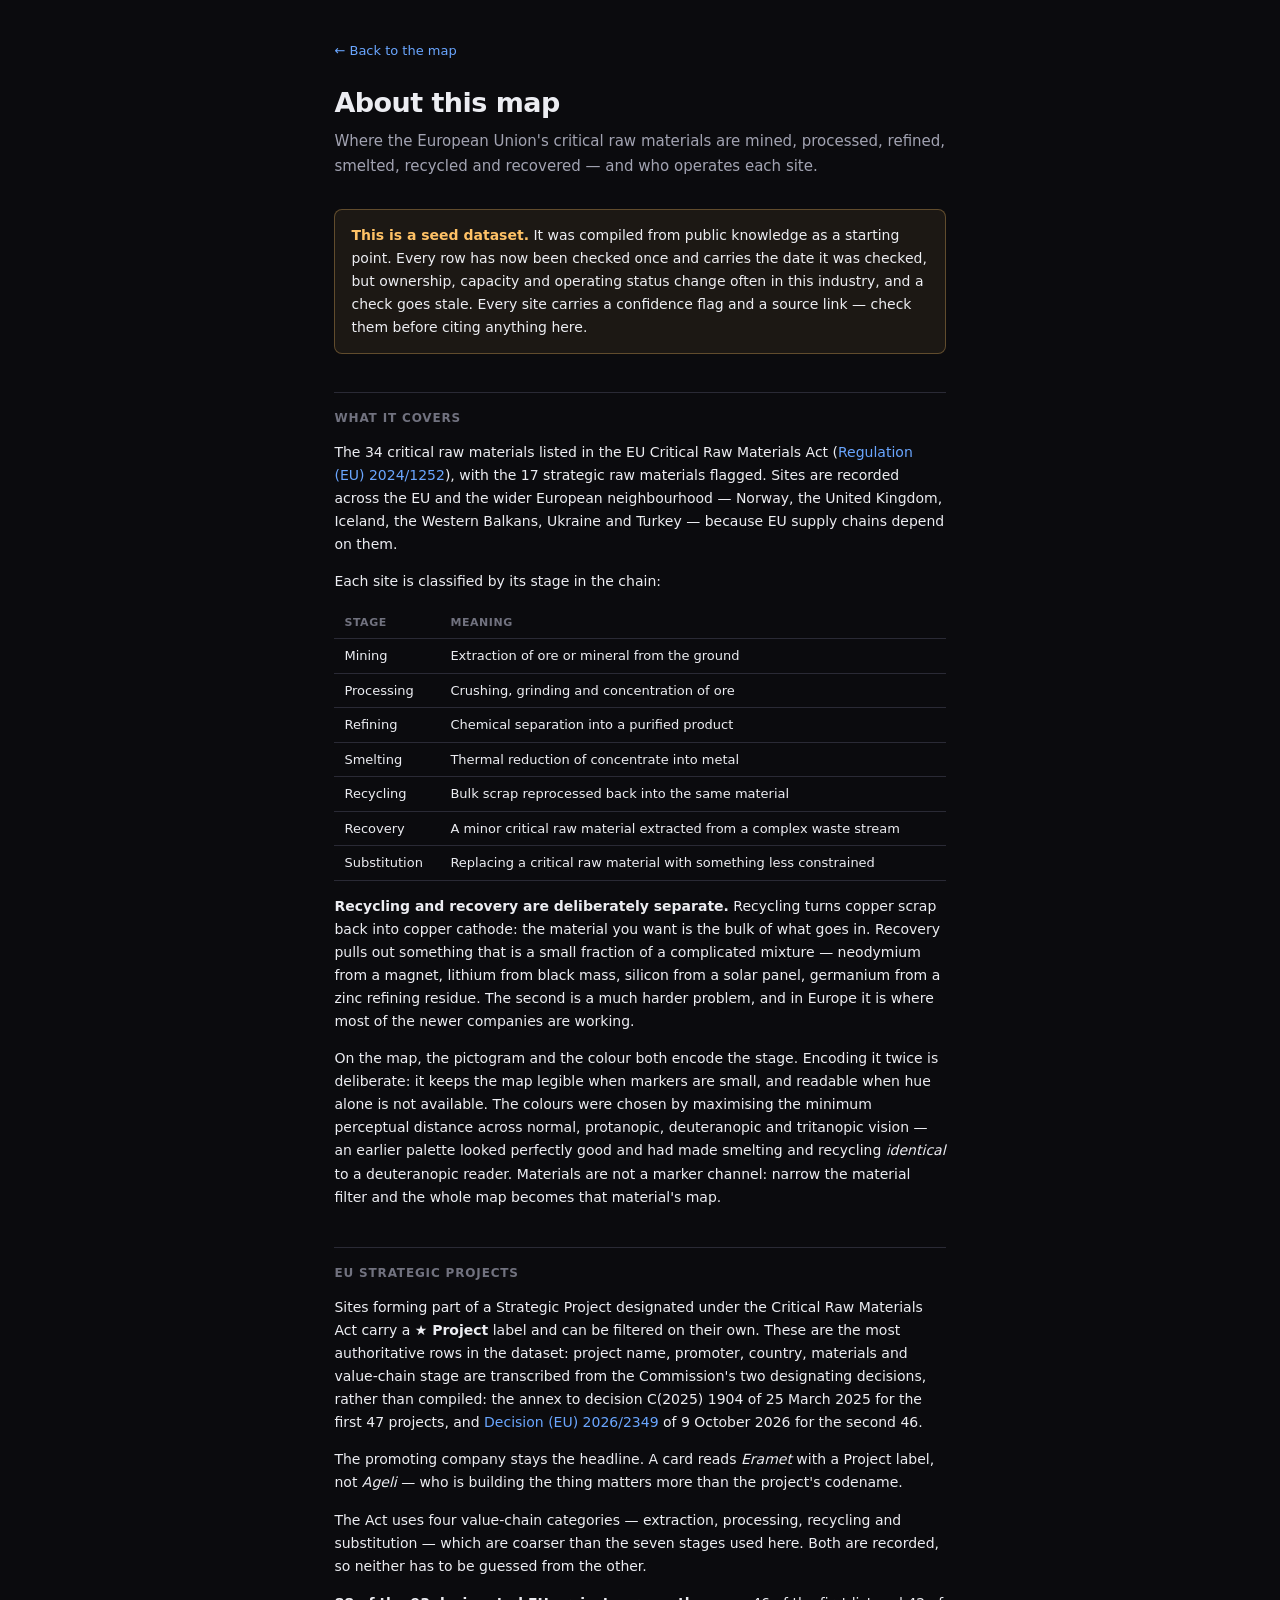
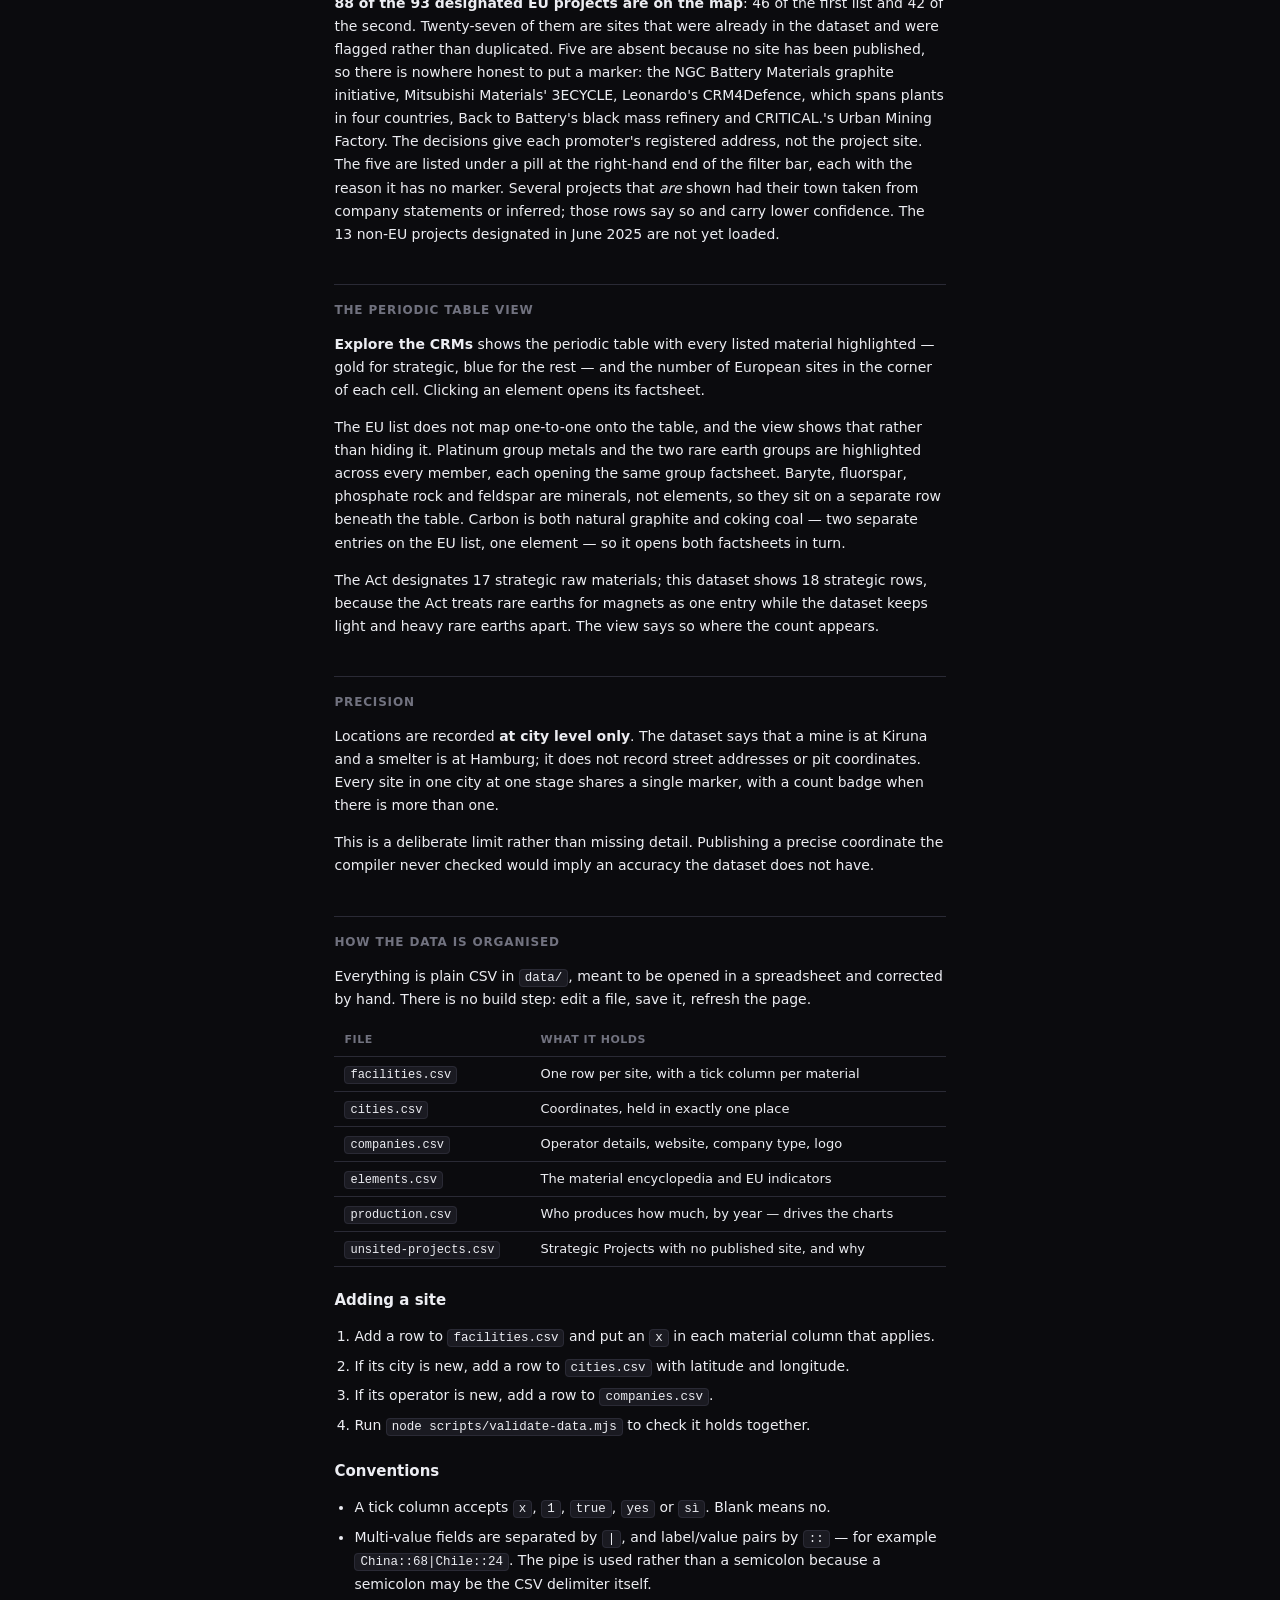
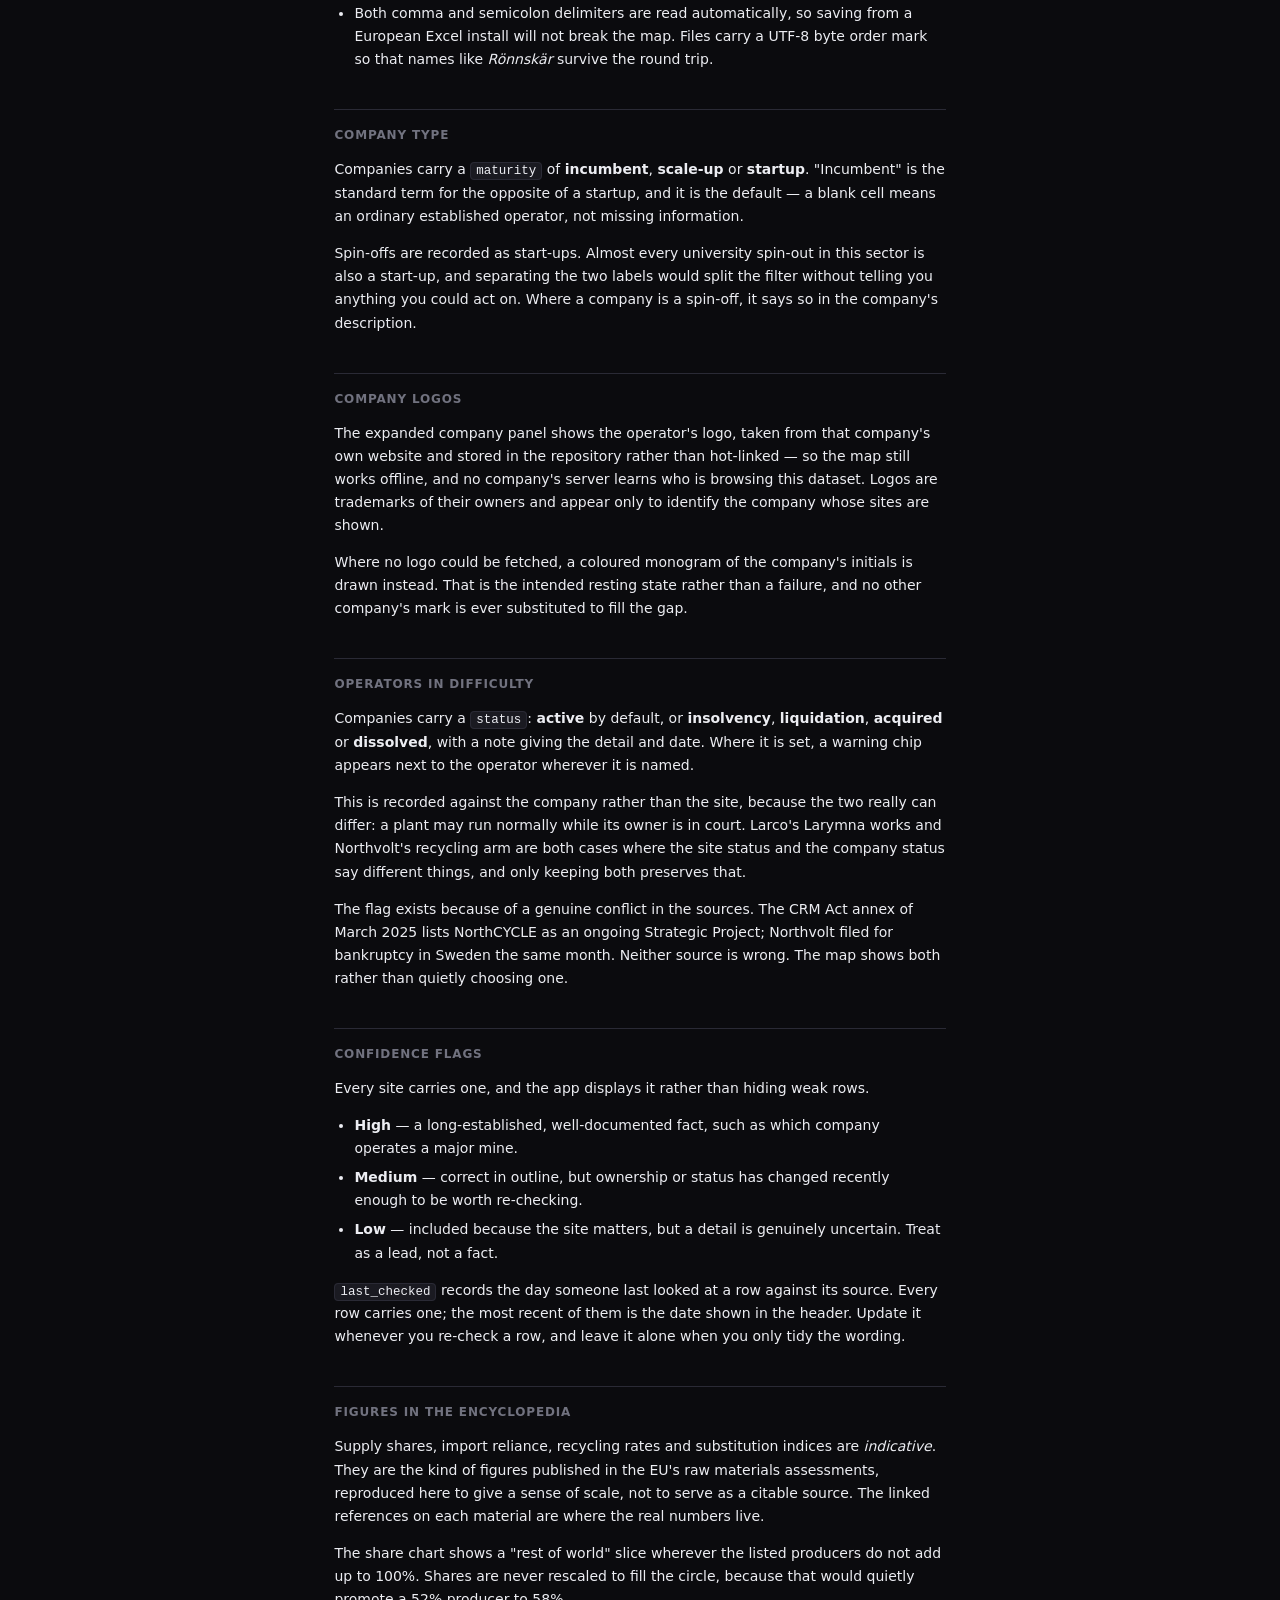
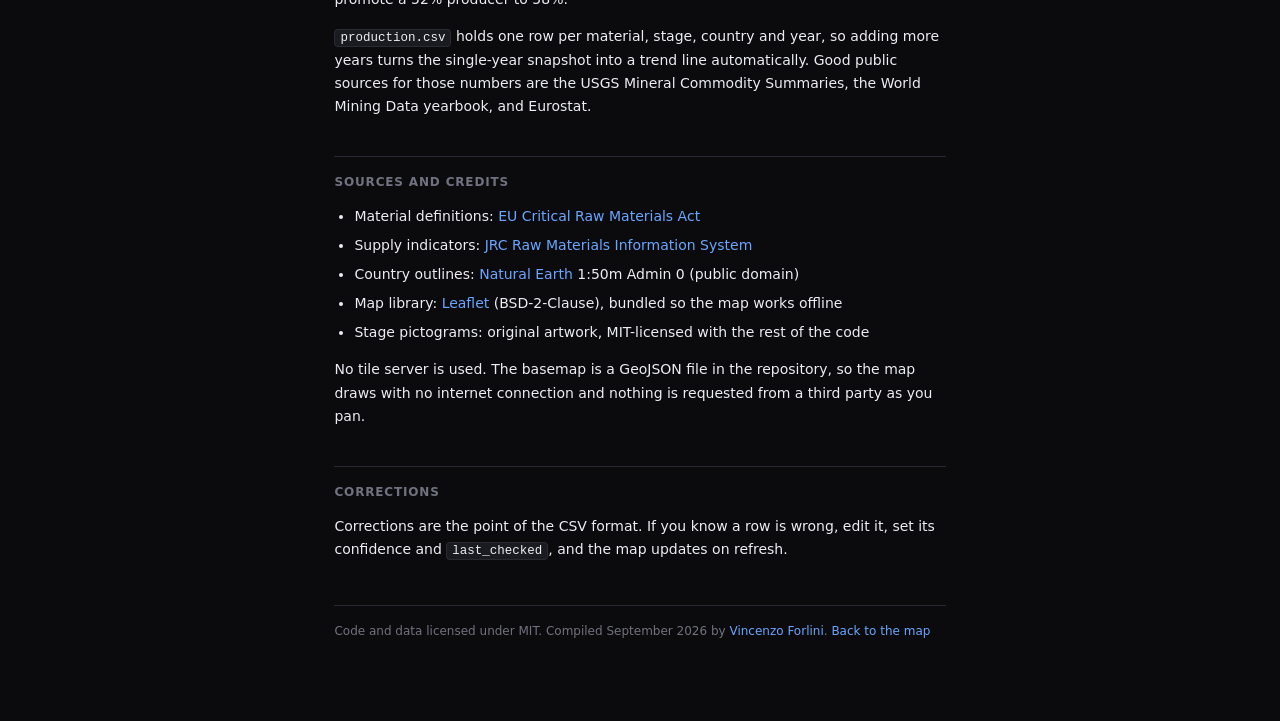
<file: about.html>
<!doctype html>
<html lang="en">
<head>
<meta charset="utf-8">
<meta name="viewport" content="width=device-width, initial-scale=1">
<title>About — Critical Raw Materials Atlas</title>
<link rel="canonical" href="https://vincenzo-forlini.github.io/European-critical-network-map/about.html">
<link rel="icon" type="image/svg+xml" href="assets/icon.svg">
<link rel="manifest" href="manifest.webmanifest">
<link rel="apple-touch-icon" href="assets/apple-touch-icon.png">
<meta name="theme-color" content="#131318">

<!-- Link previews. og:image has to be an absolute URL — a relative one is
     ignored by every scraper — so the host is written out here. If this ever
     moves off GitHub Pages, these four URLs are what need changing.
     LinkedIn caches a preview on first share: after editing these, push the
     change and re-run the URL through LinkedIn's Post Inspector, or the first
     share keeps the empty card for good. -->
<meta property="og:type" content="website">
<meta property="og:site_name" content="Critical Raw Materials Atlas">
<meta property="og:title" content="About — Critical Raw Materials Atlas">
<meta property="og:description" content="How the dataset was built, where each figure comes from, and what it does not claim to be.">
<meta property="og:url" content="https://vincenzo-forlini.github.io/European-critical-network-map/about.html">
<meta property="og:image" content="https://vincenzo-forlini.github.io/European-critical-network-map/assets/og-cover.png">
<meta property="og:image:type" content="image/png">
<meta property="og:image:width" content="1200">
<meta property="og:image:height" content="630">
<meta property="og:image:alt" content="A dark map of Europe scattered with coloured markers, one per site, coloured by stage of the supply chain.">
<meta name="twitter:card" content="summary_large_image">
<meta name="twitter:title" content="About — Critical Raw Materials Atlas">
<meta name="twitter:description" content="How the dataset was built, where each figure comes from, and what it does not claim to be.">
<meta name="twitter:image" content="https://vincenzo-forlini.github.io/European-critical-network-map/assets/og-cover.png">

<link rel="stylesheet" href="css/styles.css">
<style>
  body { overflow: auto; }
  .doc { max-width: 74ch; margin: 0 auto; padding: 40px 24px 90px; }
  .doc h1 { font-size: 27px; letter-spacing: -0.02em; margin: 0 0 6px; }
  .doc .lede { color: var(--text-dim); font-size: 15px; margin: 0 0 30px; }
  .doc h2 {
    font-size: 12px; font-weight: 700; letter-spacing: 0.07em; text-transform: uppercase;
    color: var(--text-faint); margin: 38px 0 12px;
    padding-top: 16px; border-top: 1px solid var(--border);
  }
  .doc h3 { font-size: 15px; margin: 22px 0 7px; }
  .doc p, .doc li { line-height: 1.65; }
  .doc ul, .doc ol { padding-left: 20px; }
  .doc li { margin-bottom: 6px; }
  .doc code {
    font-family: var(--mono); font-size: 12.5px;
    background: var(--surface-2); border: 1px solid var(--border);
    padding: 1px 5px; border-radius: 4px;
  }
  .doc pre {
    background: var(--surface-2); border: 1px solid var(--border);
    border-radius: var(--radius); padding: 13px 15px; overflow-x: auto;
    font-family: var(--mono); font-size: 12.5px; line-height: 1.6;
  }
  .doc pre code { background: none; border: none; padding: 0; }
  .doc table { width: 100%; border-collapse: collapse; font-size: 13px; margin: 12px 0; }
  .doc th, .doc td { text-align: left; padding: 7px 10px; border-bottom: 1px solid var(--border); }
  .doc th { color: var(--text-faint); font-weight: 600; font-size: 11px;
            text-transform: uppercase; letter-spacing: 0.05em; }
  .doc td code { font-size: 12px; }
  .callout {
    background: rgba(255, 194, 102, 0.07);
    border: 1px solid rgba(255, 194, 102, 0.3);
    border-radius: var(--radius); padding: 14px 16px; margin: 18px 0;
  }
  .callout strong { color: var(--warn); }
  .back { display: inline-block; margin-bottom: 22px; font-size: 13px; }
  .doc footer { margin-top: 44px; padding-top: 16px; border-top: 1px solid var(--border);
                color: var(--text-faint); font-size: 12px; }
</style>
</head>
<body>
<main class="doc">

  <a class="back" href="index.html">&larr; Back to the map</a>

  <h1>About this map</h1>
  <p class="lede">
    Where the European Union's critical raw materials are mined, processed, refined,
    smelted, recycled and recovered — and who operates each site.
  </p>

  <div class="callout">
    <p style="margin:0">
      <strong>This is a seed dataset.</strong> It was compiled from public knowledge as a
      starting point. Every row has now been checked once and carries the date it was checked,
      but ownership, capacity and operating status change often in this industry, and a check
      goes stale. Every site carries a confidence flag and a source link — check them before
      citing anything here.
    </p>
  </div>

  <h2>What it covers</h2>

  <p>
    The 34 critical raw materials listed in the EU Critical Raw Materials Act
    (<a href="https://eur-lex.europa.eu/eli/reg/2024/1252/oj" target="_blank" rel="noopener">Regulation (EU) 2024/1252</a>),
    with the 17 strategic raw materials flagged. Sites are recorded across the EU and
    the wider European neighbourhood — Norway, the United Kingdom, Iceland, the Western
    Balkans, Ukraine and Turkey — because EU supply chains depend on them.
  </p>

  <p>Each site is classified by its stage in the chain:</p>

  <table>
    <tr><th>Stage</th><th>Meaning</th></tr>
    <tr><td>Mining</td><td>Extraction of ore or mineral from the ground</td></tr>
    <tr><td>Processing</td><td>Crushing, grinding and concentration of ore</td></tr>
    <tr><td>Refining</td><td>Chemical separation into a purified product</td></tr>
    <tr><td>Smelting</td><td>Thermal reduction of concentrate into metal</td></tr>
    <tr><td>Recycling</td><td>Bulk scrap reprocessed back into the same material</td></tr>
    <tr><td>Recovery</td><td>A minor critical raw material extracted from a complex waste stream</td></tr>
    <tr><td>Substitution</td><td>Replacing a critical raw material with something less constrained</td></tr>
  </table>

  <p>
    <strong>Recycling and recovery are deliberately separate.</strong> Recycling turns copper
    scrap back into copper cathode: the material you want is the bulk of what goes in. Recovery
    pulls out something that is a small fraction of a complicated mixture — neodymium from a
    magnet, lithium from black mass, silicon from a solar panel, germanium from a zinc refining
    residue. The second is a much harder problem, and in Europe it is where most of the newer
    companies are working.
  </p>

  <p>
    On the map, the pictogram and the colour both encode the stage. Encoding it twice is
    deliberate: it keeps the map legible when markers are small, and readable when hue alone
    is not available. The colours were chosen by maximising the minimum perceptual distance
    across normal, protanopic, deuteranopic and tritanopic vision — an earlier palette looked
    perfectly good and had made smelting and recycling <em>identical</em> to a deuteranopic
    reader. Materials are not a marker channel: narrow the material filter and the whole map
    becomes that material's map.
  </p>

  <h2>EU Strategic Projects</h2>
  <p>
    Sites forming part of a Strategic Project designated under the Critical Raw Materials Act
    carry a <strong>★ Project</strong> label and can be filtered on their own. These are the most
    authoritative rows in the dataset: project name, promoter, country, materials and value-chain
    stage are transcribed from the Commission's two designating decisions, rather than compiled:
    the annex to decision C(2025) 1904 of 25 March 2025 for the first 47 projects, and
    <a href="https://eur-lex.europa.eu/eli/dec/2026/2349/oj" target="_blank" rel="noopener">Decision (EU) 2026/2349</a>
    of 9 October 2026 for the second 46.
  </p>
  <p>
    The promoting company stays the headline. A card reads <em>Eramet</em> with a Project label,
    not <em>Ageli</em> — who is building the thing matters more than the project's codename.
  </p>
  <p>
    The Act uses four value-chain categories — extraction, processing, recycling and substitution —
    which are coarser than the seven stages used here. Both are recorded, so neither has to be
    guessed from the other.
  </p>
  <p>
    <strong>88 of the 93 designated EU projects are on the map</strong>: 46 of the first list
    and 42 of the second. Twenty-seven of them are sites that were already in the dataset and
    were flagged rather than duplicated. Five are absent because no site has been published, so
    there is nowhere honest to put a marker: the NGC Battery Materials graphite initiative,
    Mitsubishi Materials' 3ECYCLE, Leonardo's CRM4Defence, which spans plants in four countries,
    Back to Battery's black mass refinery and CRITICAL.'s Urban Mining Factory. The decisions give
    each promoter's registered address, not the project site. The five are listed under a pill at the
    right-hand end of the filter bar, each with the reason it has no marker. Several projects that
    <em>are</em> shown had their town taken from company statements or inferred; those rows say so
    and carry lower confidence. The 13 non-EU projects designated in June 2025 are not yet loaded.
  </p>

  <h2>The periodic table view</h2>
  <p>
    <strong>Explore the CRMs</strong> shows the periodic table with every listed material
    highlighted — gold for strategic, blue for the rest — and the number of European sites in
    the corner of each cell. Clicking an element opens its factsheet.
  </p>
  <p>
    The EU list does not map one-to-one onto the table, and the view shows that rather than
    hiding it. Platinum group metals and the two rare earth groups are highlighted across every
    member, each opening the same group factsheet. Baryte, fluorspar, phosphate rock and feldspar
    are minerals, not elements, so they sit on a separate row beneath the table. Carbon is both
    natural graphite and coking coal — two separate entries on the EU list, one element — so it
    opens both factsheets in turn.
  </p>
  <p>
    The Act designates 17 strategic raw materials; this dataset shows 18 strategic rows, because
    the Act treats rare earths for magnets as one entry while the dataset keeps light and heavy
    rare earths apart. The view says so where the count appears.
  </p>

  <h2>Precision</h2>

  <p>
    Locations are recorded <strong>at city level only</strong>. The dataset says that a mine
    is at Kiruna and a smelter is at Hamburg; it does not record street addresses or pit
    coordinates. Every site in one city at one stage shares a single marker, with a count
    badge when there is more than one.
  </p>
  <p>
    This is a deliberate limit rather than missing detail. Publishing a precise coordinate
    the compiler never checked would imply an accuracy the dataset does not have.
  </p>

  <h2>How the data is organised</h2>

  <p>
    Everything is plain CSV in <code>data/</code>, meant to be opened in a spreadsheet and
    corrected by hand. There is no build step: edit a file, save it, refresh the page.
  </p>

  <table>
    <tr><th>File</th><th>What it holds</th></tr>
    <tr><td><code>facilities.csv</code></td><td>One row per site, with a tick column per material</td></tr>
    <tr><td><code>cities.csv</code></td><td>Coordinates, held in exactly one place</td></tr>
    <tr><td><code>companies.csv</code></td><td>Operator details, website, company type, logo</td></tr>
    <tr><td><code>elements.csv</code></td><td>The material encyclopedia and EU indicators</td></tr>
    <tr><td><code>production.csv</code></td><td>Who produces how much, by year — drives the charts</td></tr>
    <tr><td><code>unsited-projects.csv</code></td><td>Strategic Projects with no published site, and why</td></tr>
  </table>

  <h3>Adding a site</h3>
  <ol>
    <li>Add a row to <code>facilities.csv</code> and put an <code>x</code> in each material column that applies.</li>
    <li>If its city is new, add a row to <code>cities.csv</code> with latitude and longitude.</li>
    <li>If its operator is new, add a row to <code>companies.csv</code>.</li>
    <li>Run <code>node scripts/validate-data.mjs</code> to check it holds together.</li>
  </ol>

  <h3>Conventions</h3>
  <ul>
    <li>A tick column accepts <code>x</code>, <code>1</code>, <code>true</code>, <code>yes</code> or <code>sì</code>. Blank means no.</li>
    <li>
      Multi-value fields are separated by <code>|</code>, and label/value pairs by <code>::</code> —
      for example <code>China::68|Chile::24</code>. The pipe is used rather than a semicolon
      because a semicolon may be the CSV delimiter itself.
    </li>
    <li>
      Both comma and semicolon delimiters are read automatically, so saving from a European
      Excel install will not break the map. Files carry a UTF-8 byte order mark so that
      names like <em>Rönnskär</em> survive the round trip.
    </li>
  </ul>

  <h2>Company type</h2>
  <p>
    Companies carry a <code>maturity</code> of <strong>incumbent</strong>, <strong>scale-up</strong>
    or <strong>startup</strong>. "Incumbent" is the standard term for the opposite of a startup,
    and it is the default — a blank cell means an ordinary established operator, not missing
    information.
  </p>
  <p>
    Spin-offs are recorded as start-ups. Almost every university spin-out in this sector is also
    a start-up, and separating the two labels would split the filter without telling you anything
    you could act on. Where a company is a spin-off, it says so in the company's description.
  </p>

  <h2>Company logos</h2>
  <p>
    The expanded company panel shows the operator's logo, taken from that company's own website
    and stored in the repository rather than hot-linked — so the map still works offline, and no
    company's server learns who is browsing this dataset. Logos are trademarks of their owners
    and appear only to identify the company whose sites are shown.
  </p>
  <p>
    Where no logo could be fetched, a coloured monogram of the company's initials is drawn
    instead. That is the intended resting state rather than a failure, and no other company's
    mark is ever substituted to fill the gap.
  </p>

  <h2>Operators in difficulty</h2>
  <p>
    Companies carry a <code>status</code>: <strong>active</strong> by default, or
    <strong>insolvency</strong>, <strong>liquidation</strong>, <strong>acquired</strong> or
    <strong>dissolved</strong>, with a note giving the detail and date. Where it is set, a
    warning chip appears next to the operator wherever it is named.
  </p>
  <p>
    This is recorded against the company rather than the site, because the two really can differ:
    a plant may run normally while its owner is in court. Larco's Larymna works and Northvolt's
    recycling arm are both cases where the site status and the company status say different
    things, and only keeping both preserves that.
  </p>
  <p>
    The flag exists because of a genuine conflict in the sources. The CRM Act annex of March 2025
    lists NorthCYCLE as an ongoing Strategic Project; Northvolt filed for bankruptcy in Sweden the
    same month. Neither source is wrong. The map shows both rather than quietly choosing one.
  </p>

  <h2>Confidence flags</h2>
  <p>Every site carries one, and the app displays it rather than hiding weak rows.</p>
  <ul>
    <li><strong>High</strong> — a long-established, well-documented fact, such as which company operates a major mine.</li>
    <li><strong>Medium</strong> — correct in outline, but ownership or status has changed recently enough to be worth re-checking.</li>
    <li><strong>Low</strong> — included because the site matters, but a detail is genuinely uncertain. Treat as a lead, not a fact.</li>
  </ul>
  <p>
    <code>last_checked</code> records the day someone last looked at a row against its source.
    Every row carries one; the most recent of them is the date shown in the header. Update it
    whenever you re-check a row, and leave it alone when you only tidy the wording.
  </p>

  <h2>Figures in the encyclopedia</h2>
  <p>
    Supply shares, import reliance, recycling rates and substitution indices are
    <em>indicative</em>. They are the kind of figures published in the EU's raw materials
    assessments, reproduced here to give a sense of scale, not to serve as a citable source.
    The linked references on each material are where the real numbers live.
  </p>
  <p>
    The share chart shows a "rest of world" slice wherever the listed producers do not add up
    to 100%. Shares are never rescaled to fill the circle, because that would quietly promote
    a 52% producer to 58%.
  </p>
  <p>
    <code>production.csv</code> holds one row per material, stage, country and year, so adding
    more years turns the single-year snapshot into a trend line automatically. Good public
    sources for those numbers are the USGS Mineral Commodity Summaries, the World Mining Data
    yearbook, and Eurostat.
  </p>

  <h2>Sources and credits</h2>
  <ul>
    <li>Material definitions: <a href="https://eur-lex.europa.eu/eli/reg/2024/1252/oj" target="_blank" rel="noopener">EU Critical Raw Materials Act</a></li>
    <li>Supply indicators: <a href="https://rmis.jrc.ec.europa.eu/" target="_blank" rel="noopener">JRC Raw Materials Information System</a></li>
    <li>Country outlines: <a href="https://www.naturalearthdata.com/" target="_blank" rel="noopener">Natural Earth</a> 1:50m Admin 0 (public domain)</li>
    <li>Map library: <a href="https://leafletjs.com" target="_blank" rel="noopener">Leaflet</a> (BSD-2-Clause), bundled so the map works offline</li>
    <li>Stage pictograms: original artwork, MIT-licensed with the rest of the code</li>
  </ul>
  <p>
    No tile server is used. The basemap is a GeoJSON file in the repository, so the map draws
    with no internet connection and nothing is requested from a third party as you pan.
  </p>

  <h2>Corrections</h2>
  <p>
    Corrections are the point of the CSV format. If you know a row is wrong, edit it, set its
    confidence and <code>last_checked</code>, and the map updates on refresh.
  </p>

  <footer>
    Code and data licensed under MIT. Compiled September 2026 by
    <a href="https://www.linkedin.com/in/vincenzo-forlini/" target="_blank" rel="noopener">Vincenzo Forlini</a>.
    <a href="index.html">Back to the map</a>
  </footer>

</main>
</body>
</html>
</file>
<file: css/styles.css>
/* ===========================================================================
   Critical Raw Materials Atlas
   Dark-first. Colour on this page means one thing only: stage of the supply
   chain. Everything else stays greyscale so the markers never compete.
   =========================================================================== */

:root {
  --bg: #0b0b0e;
  --map-bg: #0d0d0f;
  --surface: #131318;
  --surface-2: #1a1a21;
  --surface-3: #23232c;
  --border: #2a2a35;
  --border-strong: #3b3b4a;

  --text: #ecedf2;
  --text-dim: #a2a3b2;
  --text-faint: #71727f;

  --accent: #6aa6ff;
  --accent-dim: #3f6ea8;
  --warn: #ffc266;
  --danger: #ff6b6b;

  /* Stage palette.
     Magenta mining and cyan smelting come from the design mockup and are fixed.
     The other four were chosen by maximising the minimum perceptual distance
     across normal, protanopic, deuteranopic and tritanopic vision. The earlier
     palette put cyan smelting and violet recycling at a deuteranopic distance of
     ZERO — literally the same colour to about one man in twelve. This one holds
     a worst-case distance of 18, with every colour at 4.9:1 contrast or better
     against the map background. Reordering these is fine; substituting one is
     not, without re-running that check. */
  --stage-mining: #ff3d86;
  --stage-processing: #ff824d;
  --stage-refining: #a855f7;
  --stage-smelting: #37b6ff;
  --stage-recycling: #a4ea86;
  --stage-recovery: #ffed4d;
  /* Substitution is the one stage that is not a material flow, so it is the one
     colour with no hue. Adding it cost nothing: worst-case separation stays 17. */
  --stage-substitution: #9aa3bd;

  --country-stroke: rgba(255, 255, 255, 0.62);
  --country-fill: rgba(255, 255, 255, 0.015);
  --country-fill-hover: rgba(255, 255, 255, 0.07);

  --sidebar-w: 336px;
  --detail-w: 392px;
  --header-h: 56px;

  --radius: 8px;
  --radius-lg: 14px;
  --shadow: 0 8px 28px rgba(0, 0, 0, 0.55);

  --font: system-ui, -apple-system, "Segoe UI", Roboto, "Helvetica Neue", Arial, sans-serif;
  --mono: ui-monospace, SFMono-Regular, "SF Mono", Menlo, Consolas, monospace;

  color-scheme: dark;
}

*, *::before, *::after { box-sizing: border-box; }

html, body { height: 100%; }

body {
  margin: 0;
  background: var(--bg);
  color: var(--text);
  font-family: var(--font);
  font-size: 14px;
  line-height: 1.5;
  -webkit-font-smoothing: antialiased;
  overflow: hidden;
}

a { color: var(--accent); text-decoration: none; }
a:hover { text-decoration: underline; }

button {
  font: inherit;
  color: inherit;
  background: none;
  border: none;
  cursor: pointer;
}

:focus-visible {
  outline: 2px solid var(--accent);
  outline-offset: 2px;
  border-radius: 4px;
}

/* Scrollbars ------------------------------------------------------------- */
* { scrollbar-width: thin; scrollbar-color: var(--border-strong) transparent; }
*::-webkit-scrollbar { width: 10px; height: 10px; }
*::-webkit-scrollbar-track { background: transparent; }
*::-webkit-scrollbar-thumb {
  background: var(--border-strong);
  border-radius: 6px;
  border: 3px solid var(--surface);
}

/* Utilities -------------------------------------------------------------- */
[hidden] { display: none !important; }

.visually-hidden {
  position: absolute; width: 1px; height: 1px;
  padding: 0; margin: -1px; overflow: hidden;
  clip: rect(0 0 0 0); white-space: nowrap; border: 0;
}

.muted { color: var(--text-dim); }
.faint { color: var(--text-faint); }

/* ===========================================================================
   Shell
   =========================================================================== */

/* Two columns: everything, and the factsheet. The factsheet spans the filter
   bar's row as well as the map's, so opening one gains that row's height rather
   than starting below it — a factsheet is a tall thing to read. The bar then
   ends where the panel starts, which is why Reset sits with the pills. */
/* minmax(0, 1fr), never a bare 1fr. A bare 1fr cannot shrink below the widest
   thing in its column, and on a phone that was the row of filter pills: the
   page came out about 700px wide on a 375px screen, and its width changed every
   time a pill's label did ("all", "none", a material's name, "2 selected").
   The phone rescaled the whole page on each change. The pills row scrolls
   sideways on its own; the page must not. */
.app {
  display: grid;
  grid-template-columns: minmax(0, 1fr) 0;
  grid-template-rows: auto auto 1fr;
  height: 100vh;
  height: 100dvh;
}
.app.detail-open { grid-template-columns: minmax(0, 1fr) var(--detail-w); }

.header { grid-column: 1 / -1; grid-row: 1; }
.fbar { grid-column: 1; grid-row: 2; }
.main { grid-column: 1; grid-row: 3; }
.detail { grid-column: 2; grid-row: 2 / 4; }

.header {
  display: flex;
  align-items: center;
  gap: 16px;
  height: var(--header-h);
  padding: 0 16px;
  background: var(--surface);
  border-bottom: 1px solid var(--border);
  z-index: 600;
}

.header__brand { display: flex; align-items: baseline; gap: 10px; min-width: 0; flex: 0 1 auto; }

/* Truncates rather than shoving the actions off the right edge, which is what
   it did on a phone: About was simply cut in half. */
.header__title {
  margin: 0;
  min-width: 0;
  font-size: 15px;
  font-weight: 650;
  letter-spacing: -0.01em;
  white-space: nowrap;
  overflow: hidden;
  text-overflow: ellipsis;
}

.header__sub {
  font-size: 12px;
  color: var(--text-faint);
  white-space: nowrap;
  overflow: hidden;
  text-overflow: ellipsis;
}

/* The author credit sits with the title, not in the actions, so the header
   still reads as one masthead rather than a row of controls. */
.header__author {
  font-size: 12px;
  color: var(--text-faint);
  text-decoration: none;
  white-space: nowrap;
  flex: none;
}
.header__author:hover { color: var(--accent); text-decoration: underline; }
.header__author::before { content: "by "; }

/* Filled from the data, not typed here, so it cannot drift from the CSVs. */
.header__updated {
  font-size: 12px;
  color: var(--text-faint);
  white-space: nowrap;
  flex: none;
}
.header__updated:empty { display: none; }

.header__spacer { flex: 1; }

.header__actions { display: flex; align-items: center; gap: 8px; flex: none; }

/* The dataset is a seed. Say so where it cannot be missed. */
.data-banner {
  display: inline-flex;
  align-items: center;
  gap: 7px;
  padding: 4px 11px;
  font-size: 12px;
  color: var(--warn);
  background: rgba(255, 194, 102, 0.09);
  border: 1px solid rgba(255, 194, 102, 0.28);
  border-radius: 999px;
  white-space: nowrap;
}
.data-banner::before {
  content: "";
  width: 6px; height: 6px;
  border-radius: 50%;
  background: var(--warn);
  flex: none;
}

.btn {
  padding: 6px 12px;
  font-size: 13px;
  border-radius: var(--radius);
  border: 1px solid var(--border-strong);
  background: var(--surface-2);
  color: var(--text);
  white-space: nowrap;
  transition: background 0.12s, border-color 0.12s;
}
.btn:hover { background: var(--surface-3); border-color: #4a4a5c; }

.btn--primary {
  background: var(--accent);
  border-color: var(--accent);
  color: #07121f;
  font-weight: 600;
}
.btn--primary:hover { background: #7fb4ff; border-color: #7fb4ff; }

.btn--ghost { background: transparent; border-color: transparent; color: var(--text-dim); }
.btn--ghost:hover { background: var(--surface-2); color: var(--text); }

.btn--sm { padding: 3px 9px; font-size: 12px; }

/* No transition on the track sizes, deliberately.
   Animating grid-template-columns proved unreliable — the computed value could
   stick at the old tracks with no animation running, leaving the factsheet at
   zero width while its class was set, so the map never gave up the space and
   the two sat crushed together. It is also wasteful: the map's ResizeObserver
   fires on every frame of such an animation, and each one re-fits the view.
   Snapping is both correct and cheaper. */
.main {
  display: grid;
  grid-template-columns: var(--sidebar-w) 1fr;
  min-height: 0;
}
.main.sidebar-collapsed { grid-template-columns: 0 1fr; }

/* ===========================================================================
   Filter bar

   Across the top rather than down the side. Six stacked groups in the sidebar
   ran to about 1500px of content in a 600px window, so most of the filters were
   always out of view; and opening a material factsheet collapsed the sidebar,
   which took the filters away just after you had used them. Up here nothing
   else on the page can collapse them, and the sidebar is free for results.
   =========================================================================== */

.fbar {
  display: flex;
  align-items: center;
  gap: 8px;
  padding: 0 14px;
  height: 50px;
  background: var(--surface);
  border-bottom: 1px solid var(--border);
  z-index: 550;
  /* The pills scroll sideways before they wrap: a bar that changes height
     would move the map under the pointer. */
  overflow-x: auto;
  overflow-y: hidden;
  scrollbar-width: none;
}
.fbar::-webkit-scrollbar { display: none; }
.fbar__sep { flex: none; width: 1px; height: 22px; background: var(--border); margin: 0 2px; }
.fbar__pills { display: flex; align-items: center; gap: 8px; flex: none; }
.fbar__spacer { flex: 1; min-width: 12px; }
/* Beside the pills rather than at the far right, where the factsheet now
   reaches. */
.fbar__reset { flex: none; margin-left: 4px; }

.fpill {
  display: inline-flex;
  align-items: center;
  gap: 7px;
  flex: none;
  padding: 6px 10px;
  font-size: 12px;
  font-family: inherit;
  color: var(--text);
  background: var(--surface-2);
  border: 1px solid var(--border);
  border-radius: var(--radius);
  cursor: pointer;
  white-space: nowrap;
  transition: background 0.12s, border-color 0.12s;
}
.fpill:hover { background: var(--surface-3); border-color: var(--border-strong); }
.fpill__k { color: var(--text); }
/* The value is the informative half, so it gets the accent once it is not
   "all" — the state of every facet is then readable without opening one. */
.fpill__v { color: var(--text-faint); }
.fpill[data-on="true"] { background: var(--surface-3); border-color: var(--accent-dim); }
.fpill[data-on="true"] .fpill__v { color: var(--accent); font-weight: 600; }
.fpill__chev { width: 11px; height: 11px; color: var(--text-faint); flex: none; }
.fpill[aria-expanded="true"] { border-color: var(--accent); }
.fpill[aria-expanded="true"] .fpill__chev { transform: rotate(180deg); }
.fpill:focus-visible { outline: 2px solid var(--accent); outline-offset: 1px; }

/* The popovers sit outside the bar, which scrolls sideways and would clip them.
   Each is placed under its pill by js/filters.js.

   The holder is deliberately zero-size rather than a layer of its own. It used
   to be `position: fixed; inset: 0` wrapping children that are themselves
   fixed — a nested-fixed sandwich that bought nothing, since every popover is
   positioned by hand anyway, and is a known way to get a browser to lay a box
   out correctly and then fail to paint what is inside it.

   The blank dropdown itself turned out to have a different cause: the box was
   being scrolled, not left unpainted. See .check and .fpop below. */
.fpops { position: absolute; top: 0; left: 0; width: 0; height: 0; }
.fpop {
  position: fixed;
  z-index: 620;
  width: 290px;
  box-sizing: border-box;
  padding: 11px;
  background: var(--surface-2);
  border: 1px solid var(--border-strong);
  border-radius: 10px;
  box-shadow: var(--shadow);
  /* The list inside is the only thing that scrolls. Letting the popover scroll
     too put a second bar beside the first and slid "Select all" up out of
     sight, since the actions row sits outside the list.
     clip rather than hidden: a hidden box is still a scroll container, and the
     browser will scroll it to reveal a focused element, which is how this
     dropdown once went blank. A clipped one cannot be scrolled at all. hidden
     stays first for browsers that do not know clip. */
  overflow: hidden;
  overflow: clip;
  display: flex;
  flex-direction: column;
}
/* Height is set per-open by js/filters.js, from the room below the pill. */
.fpop__list { overflow-y: auto; min-height: 0; }
.fpop__list--scroll { padding-right: 4px; }

/* ===========================================================================
   Sidebar
   =========================================================================== */

.sidebar {
  display: grid;
  grid-template-rows: 1fr;
  min-width: 0;
  min-height: 0;
  background: var(--surface);
  border-right: 1px solid var(--border);
  overflow: hidden;
}

.segmented {
  display: flex;
  gap: 3px;
  margin: 10px 12px 0;
  padding: 3px;
  background: var(--surface-2);
  border: 1px solid var(--border);
  border-radius: var(--radius);
}

.segmented button {
  flex: 1;
  display: flex;
  align-items: center;
  justify-content: center;
  gap: 6px;
  padding: 6px 8px;
  font-size: 13px;
  color: var(--text-dim);
  border-radius: 6px;
  transition: background 0.12s, color 0.12s;
}
.segmented button:hover { color: var(--text); }
.segmented button[aria-selected="true"] {
  background: var(--surface-3);
  color: var(--text);
  font-weight: 600;
}

.pill {
  padding: 1px 7px;
  font-size: 11px;
  font-variant-numeric: tabular-nums;
  color: var(--text-dim);
  background: var(--surface-3);
  border-radius: 999px;
}
.segmented button[aria-selected="true"] .pill { background: var(--border-strong); color: var(--text); }

.search {
  position: relative;
  flex: none;
  width: 210px;
}
.search input {
  width: 100%;
  padding: 8px 30px 8px 11px;
  font: inherit;
  font-size: 13px;
  color: var(--text);
  background: var(--surface-2);
  border: 1px solid var(--border);
  border-radius: var(--radius);
}
.search input::placeholder { color: var(--text-faint); }
.search input:focus { outline: none; border-color: var(--accent-dim); background: var(--surface-3); }
.search__clear {
  position: absolute;
  right: 6px; top: 50%;
  transform: translateY(-50%);
  padding: 4px 6px;
  color: var(--text-faint);
  line-height: 1;
}
.search__clear:hover { color: var(--text); }

.panel-scroll {
  overflow-y: auto;
  padding: 0 12px 20px;
  min-height: 0;
}

/* Filter groups ---------------------------------------------------------- */

.fgroup { border-top: 1px solid var(--border); padding: 12px 0; }
.fgroup:first-child { border-top: none; }

.fgroup__head {
  display: flex;
  align-items: center;
  gap: 8px;
  width: 100%;
  padding: 2px 0;
  text-align: left;
}
.fgroup__title {
  font-size: 12px;
  font-weight: 650;
  letter-spacing: 0.05em;
  text-transform: uppercase;
  color: var(--text-dim);
}
.fgroup__count { margin-left: auto; font-size: 11px; color: var(--text-faint); }
.fgroup__chev {
  width: 14px; height: 14px;
  color: var(--text-faint);
  transition: transform 0.15s;
}
.fgroup[data-open="false"] .fgroup__chev { transform: rotate(-90deg); }
.fgroup[data-open="false"] .fgroup__body { display: none; }

.fgroup__body { margin-top: 8px; }
.fgroup__list--scroll { max-height: 250px; overflow-y: auto; padding-right: 4px; }

.fgroup__sub {
  margin: 10px 0 4px;
  font-size: 11px;
  font-weight: 650;
  letter-spacing: 0.04em;
  text-transform: uppercase;
  color: var(--text-faint);
}
.fgroup__sub:first-child { margin-top: 0; }

.check {
  display: flex;
  align-items: center;
  gap: 9px;
  padding: 5px 7px;
  border-radius: 6px;
  cursor: pointer;
  user-select: none;
  /* The row is the containing block for its hidden checkbox. Without this the
     checkbox was positioned against the whole dropdown, so it stayed put while
     the list scrolled: tick a row lower down a scrolled list and its checkbox
     sat hundreds of pixels below the row. Clicking focused it, the browser
     scrolled the dropdown to bring it into view, and every row and button slid
     out of sight, leaving an empty box with its border and background. */
  position: relative;
}
.check:hover { background: var(--surface-2); }
.check input {
  position: absolute; left: 0; top: 0;
  width: 1px; height: 1px; margin: 0;
  opacity: 0; pointer-events: none;
}

.check__box {
  flex: none;
  width: 15px; height: 15px;
  border: 1.5px solid var(--border-strong);
  border-radius: 4px;
  background: var(--surface-2);
  display: grid;
  place-items: center;
  transition: background 0.12s, border-color 0.12s;
}
.check__box svg { width: 11px; height: 11px; opacity: 0; color: #07121f; }
.check input:checked + .check__box { background: var(--accent); border-color: var(--accent); }
.check input:checked + .check__box svg { opacity: 1; }
.check input:focus-visible + .check__box { outline: 2px solid var(--accent); outline-offset: 2px; }

.check__label { flex: 1; min-width: 0; font-size: 13px; overflow: hidden; text-overflow: ellipsis; white-space: nowrap; }
.check__n { font-size: 11px; color: var(--text-faint); font-variant-numeric: tabular-nums; }
.check[data-empty="true"] { opacity: 0.42; }

.check__swatch { flex: none; width: 9px; height: 9px; border-radius: 3px; }

.star { color: var(--warn); font-size: 10px; flex: none; }

.fgroup__actions { display: flex; gap: 6px; margin-bottom: 8px; }
.fgroup__actions .btn { flex: 1; }

/* Results ---------------------------------------------------------------- */

.results__head {
  display: flex;
  align-items: center;
  gap: 8px;
  padding: 10px 0 8px;
  font-size: 12px;
  color: var(--text-dim);
}

.rlist { display: flex; flex-direction: column; gap: 5px; }

/* The whole card is one target for its own action, but the material chips and
   the operator name inside it are their own buttons, and a button cannot be
   nested in a button. So the card is a plain div, its own target is an overlay
   sitting behind the content, and the content passes clicks through to that
   overlay except where something inside asks for them. */
.rcard {
  position: relative;
  width: 100%;
  text-align: left;
  padding: 9px 11px;
  background: var(--surface-2);
  border: 1px solid var(--border);
  border-radius: var(--radius);
  transition: background 0.12s, border-color 0.12s;
}
.rcard:hover { background: var(--surface-3); border-color: var(--border-strong); }
.rcard[aria-current="true"] { border-color: var(--accent-dim); background: var(--surface-3); }

.rcard__hit {
  position: absolute;
  inset: 0;
  z-index: 0;
  padding: 0;
  background: none;
  border: 0;
  border-radius: inherit;
  cursor: pointer;
}
.rcard__hit:focus-visible { outline: 2px solid var(--accent); outline-offset: -2px; }
.rcard > *:not(.rcard__hit) { position: relative; z-index: 1; pointer-events: none; }
/* Anything with its own action takes its own clicks back. */
.rcard [data-act] { pointer-events: auto; }

.rcard__top { display: flex; align-items: center; gap: 8px; }
.rcard__name {
  flex: 1; min-width: 0;
  font-size: 13px; font-weight: 600;
  overflow: hidden; text-overflow: ellipsis; white-space: nowrap;
}
.rcard__where { margin-top: 2px; font-size: 12px; color: var(--text-dim); }
.rcard__meta { margin-top: 6px; display: flex; flex-wrap: wrap; gap: 4px; }

.empty {
  padding: 28px 16px;
  text-align: center;
  color: var(--text-faint);
  font-size: 13px;
}
.empty strong { display: block; color: var(--text-dim); margin-bottom: 4px; }

/* Chips ------------------------------------------------------------------ */

.chip {
  display: inline-flex;
  align-items: center;
  gap: 5px;
  padding: 2px 8px;
  font-size: 11px;
  border-radius: 999px;
  background: var(--surface-3);
  color: var(--text-dim);
  border: 1px solid transparent;
  white-space: nowrap;
}
/* A material chip opens that material factsheet, so it reads as pressable. */
.chip--el {
  font-family: inherit;
  cursor: pointer;
  border-color: var(--border-strong);
  transition: color 0.12s, background 0.12s, border-color 0.12s;
}
.chip--el:hover { color: var(--text); background: var(--surface-3); border-color: var(--accent); }
.chip--el:focus-visible { outline: 2px solid var(--accent); outline-offset: 1px; }

.chip--stage {
  color: var(--stage-c, var(--text-dim));
  border-color: color-mix(in srgb, var(--stage-c) 42%, transparent);
  background: color-mix(in srgb, var(--stage-c) 13%, transparent);
}
.chip--stage svg { width: 12px; height: 12px; }
.chip--strategic { color: var(--warn); background: rgba(255, 194, 102, 0.1); border-color: rgba(255, 194, 102, 0.25); }

/* Confidence is shown, never hidden. */
.conf { display: inline-flex; align-items: center; gap: 4px; font-size: 11px; }
.conf::before { content: ""; width: 6px; height: 6px; border-radius: 50%; }
.conf--high { color: #6fcf97; } .conf--high::before { background: #6fcf97; }
.conf--medium { color: var(--warn); } .conf--medium::before { background: var(--warn); }
.conf--low { color: var(--danger); } .conf--low::before { background: var(--danger); }

.status-chip { font-size: 11px; }
.status-chip[data-status="operating"] { color: #6fcf97; }
.status-chip[data-status="construction"] { color: var(--warn); }
.status-chip[data-status="planned"] { color: var(--accent); }
.status-chip[data-status="care-and-maintenance"] { color: var(--text-dim); }
.status-chip[data-status="closed"] { color: var(--text-faint); }

/* ===========================================================================
   Map
   =========================================================================== */

.map-wrap { position: relative; min-width: 0; min-height: 0; }

#map {
  position: absolute;
  inset: 0;
  background: var(--map-bg);
}

.leaflet-container {
  background: var(--map-bg);
  font-family: var(--font);
  outline: none;
}

.country { transition: fill 0.12s; }

/* Markers ---------------------------------------------------------------- */

/* Leaflet is given a zero-size icon so the marker can be sized purely in CSS.
   --marker-size is set from the zoom level, so dense regions stay readable. */
.leaflet-container { --marker-size: 26px; }

.crm-pin { width: 0 !important; height: 0 !important; }

.marker-pin {
  position: absolute;
  left: 0; top: 0;
  width: var(--marker-size);
  height: var(--marker-size);
  transform: translate(-50%, -50%);
  transition: width 0.15s, height 0.15s;
}

.marker {
  position: relative;
  display: grid;
  place-items: center;
  width: 100%; height: 100%;
  border-radius: 50%;
  color: var(--stage-c);
  background: color-mix(in srgb, var(--stage-c) 20%, #0b0b0e);
  border: 1.5px solid var(--stage-c);
  box-shadow: 0 0 0 3px color-mix(in srgb, var(--stage-c) 12%, transparent);
  transition: transform 0.12s, box-shadow 0.12s;
}
.marker svg { width: 62%; height: 62%; }
.marker:hover { transform: scale(1.14); z-index: 500; }

.marker__count {
  position: absolute;
  right: -5px; bottom: -5px;
  min-width: 15px;
  padding: 0 3px;
  font-size: 10px;
  font-weight: 700;
  line-height: 15px;
  text-align: center;
  color: #0b0b0e;
  background: var(--stage-c);
  border-radius: 999px;
  font-variant-numeric: tabular-nums;
}

/* Selected marker: the rounded-square outline from the mockup. */
.marker-pin.is-selected .marker {
  box-shadow: 0 0 0 3px var(--map-bg), 0 0 0 5px var(--stage-c);
  border-radius: 7px;
  transform: scale(1.12);
}

.leaflet-marker-icon { background: none; border: none; }

/* Popups ----------------------------------------------------------------- */

.leaflet-popup-content-wrapper {
  background: var(--surface-2);
  color: var(--text);
  border: 1px solid var(--border-strong);
  border-radius: var(--radius-lg);
  box-shadow: var(--shadow);
  padding: 0;
}
.leaflet-popup-content { margin: 0; width: 270px !important; line-height: 1.5; }
.leaflet-popup-tip { background: var(--surface-2); border: 1px solid var(--border-strong); }
.leaflet-popup-close-button { color: var(--text-faint) !important; padding: 7px 8px 0 0 !important; }
.leaflet-popup-close-button:hover { color: var(--text) !important; }

.pop { padding: 12px 13px 11px; }
.pop__where { font-size: 12px; color: var(--text-dim); }
.pop__site { margin: 1px 0 2px; font-size: 14px; font-weight: 650; }
.pop__co { display: inline-block; font-size: 13px; margin-bottom: 8px; }
.pop__meta { display: flex; flex-wrap: wrap; gap: 4px; margin-bottom: 9px; }
.pop__foot { display: flex; align-items: center; gap: 8px; padding-top: 9px; border-top: 1px solid var(--border); }
.pop__nav {
  display: flex; align-items: center; justify-content: space-between; gap: 8px;
  padding: 7px 13px; background: var(--surface-3); border-bottom: 1px solid var(--border);
  font-size: 12px; color: var(--text-dim);
}

/* Legend ----------------------------------------------------------------- */

/* Right-hand side, clear of the filter panel and the collapse handle that both
   hug the left edge. It reads as a legend there, and the open sea east of the
   mapped countries is the one part of the canvas with nothing in it. Sits above
   the site-count pill in the same corner. */
.legend {
  position: absolute;
  right: 14px; bottom: 48px;
  z-index: 500;
  padding: 10px 12px;
  background: color-mix(in srgb, var(--surface) 92%, transparent);
  backdrop-filter: blur(8px);
  border: 1px solid var(--border);
  border-radius: var(--radius-lg);
  box-shadow: var(--shadow);
}
/* A button, but a heading to look at: the chevron and the pressability only
   appear once the key collapses, below 900px. */
.legend__head {
  display: block;
  width: 100%;
  padding: 0;
  background: none;
  border: 0;
  text-align: left;
  font: inherit;
  cursor: default;
}
.legend__chev { display: none; }
.legend__title {
  font-size: 10px; font-weight: 700; letter-spacing: 0.07em;
  text-transform: uppercase; color: var(--text-faint); margin-bottom: 7px;
}
.legend__row { display: flex; align-items: center; gap: 8px; padding: 2px 0; font-size: 12px; }
.legend__dot {
  flex: none;
  display: grid; place-items: center;
  width: 21px; height: 21px;
  border-radius: 50%;
  color: var(--stage-c);
  background: color-mix(in srgb, var(--stage-c) 20%, #0b0b0e);
  border: 1.5px solid var(--stage-c);
}
.legend__dot svg { width: 13px; height: 13px; }
.legend__row[data-off="true"] { opacity: 0.3; }

/* Strategic Projects with no site ---------------------------------------- */

/* A pill at the right-hand end of the filter bar, above the zoom buttons. Gold,
   like the ★ Project chips, since these are the same kind of thing. */
.unsited { flex: none; }
.unsited[hidden] { display: none; }
.unsited__pill {
  display: inline-flex; align-items: center; gap: 7px;
  padding: 6px 11px;
  font: inherit; font-size: 12px; font-weight: 600; color: var(--text);
  background: rgba(255, 212, 121, 0.06);
  border: 1px solid rgba(255, 212, 121, 0.36);
  border-radius: 999px;
  white-space: nowrap;
  cursor: pointer;
}
.unsited__pill:hover { background: rgba(255, 212, 121, 0.12); }
.unsited__star { color: #ffd479; }
.unsited__chev { width: 14px; height: 14px; color: var(--text-faint); transition: transform 0.15s; }
.unsited[data-open="true"] .unsited__chev { transform: rotate(180deg); }

/* The list drops down under the pill. Outside the bar, like the facet lists,
   so the bar's sideways scroll cannot clip it; js/unsited.js places it. */
.unsited-pop {
  position: fixed;
  /* Above Leaflet's controls (z-index 1000): the zoom buttons sit right under
     the pill and would otherwise show through the list. */
  z-index: 1100;
  box-sizing: border-box;
  overflow-y: auto;
  padding: 4px 12px 10px;
  background: var(--surface-2);
  border: 1px solid var(--border-strong);
  border-radius: 10px;
  box-shadow: var(--shadow);
}
.unsited-pop[hidden] { display: none; }
.unsited__intro { margin: 8px 0 4px; font-size: 11px; line-height: 1.5; color: var(--text-faint); }
.unsited__list { list-style: none; margin: 0; padding: 0; }
.unsited__item { padding: 9px 0; border-top: 1px solid var(--border); }
.unsited__item:first-child { border-top: none; }
.unsited__name { font-size: 13px; font-weight: 600; line-height: 1.35; }
.unsited__meta { margin-top: 2px; font-size: 11px; color: var(--text-dim); }
.unsited__chips { display: flex; flex-wrap: wrap; gap: 4px; margin-top: 6px; }
.unsited__why { margin: 6px 0 3px; font-size: 12px; line-height: 1.45; color: var(--text-dim); }
.unsited__src { font-size: 11px; }

.map-note {
  position: absolute;
  right: 14px; bottom: 14px;
  z-index: 500;
  font-size: 11px;
  color: var(--text-faint);
  background: color-mix(in srgb, var(--surface) 88%, transparent);
  padding: 4px 9px;
  border-radius: 999px;
  border: 1px solid var(--border);
}


.leaflet-control-zoom { border: none !important; box-shadow: var(--shadow) !important; }
.leaflet-control-zoom a {
  background: var(--surface-2) !important;
  color: var(--text) !important;
  border-color: var(--border) !important;
}
.leaflet-control-zoom a:hover { background: var(--surface-3) !important; }
.leaflet-control-attribution {
  background: rgba(11, 11, 14, 0.8) !important;
  color: var(--text-faint) !important;
  font-size: 10px !important;
}
.leaflet-control-attribution a { color: var(--text-dim) !important; }

.country-tip {
  background: var(--surface-2) !important;
  color: var(--text) !important;
  border: 1px solid var(--border-strong) !important;
  border-radius: 6px !important;
  box-shadow: var(--shadow) !important;
  font-size: 12px !important;
  padding: 3px 8px !important;
}
.country-tip::before { display: none !important; }

/* ===========================================================================
   Detail panel
   =========================================================================== */

.detail {
  position: relative;
  min-width: 0; min-height: 0;
  display: grid;
  grid-template-rows: 1fr;
  background: var(--surface);
  border-left: 1px solid var(--border);
  overflow: hidden;
}

/* Floating rather than sitting in a strip of its own: the strip cost 44px of
   reading height and said only what the title already says. */
/* Back and Close share one floating row, so neither costs the panel any
   reading height of its own. */
.detail__nav {
  position: absolute;
  top: 9px; right: 11px;
  z-index: 3;
  display: flex;
  align-items: center;
  gap: 6px;
}
.detail__back {
  font: inherit;
  font-size: 12px;
  padding: 4px 9px;
  color: var(--text-dim);
  background: color-mix(in srgb, var(--surface) 84%, transparent);
  border: 1px solid var(--border);
  border-radius: 6px;
  backdrop-filter: blur(6px);
  cursor: pointer;
  white-space: nowrap;
}
.detail__back:hover { color: var(--text); background: var(--surface-3); border-color: var(--border-strong); }
.detail__back:focus-visible { outline: 2px solid var(--accent); outline-offset: 1px; }

.detail__close {
  position: relative;
  width: 26px; height: 26px;
  display: grid; place-items: center;
  font-size: 17px; line-height: 1;
  color: var(--text-dim);
  background: color-mix(in srgb, var(--surface) 84%, transparent);
  border: 1px solid var(--border);
  border-radius: 6px;
  backdrop-filter: blur(6px);
  cursor: pointer;
}
.detail__close:hover { color: var(--text); background: var(--surface-3); }
.detail__close:focus-visible { outline: 2px solid var(--accent); outline-offset: 1px; }

.detail__body { overflow-y: auto; padding: 14px 14px 20px; min-height: 0; }
/* Keep the title clear of the close button. */
.detail__body h2:first-child { padding-right: 34px; }
.detail[data-back="true"] .detail__body h2:first-child { padding-right: 108px; }

.detail h2 { margin: 0 0 2px; font-size: 18px; font-weight: 650; letter-spacing: -0.01em; }
.detail h3 {
  margin: 20px 0 8px;
  font-size: 11px; font-weight: 700; letter-spacing: 0.06em;
  text-transform: uppercase; color: var(--text-faint);
}
.detail h3:first-child { margin-top: 0; }
.detail p { margin: 0 0 10px; }

.kv { display: grid; grid-template-columns: auto 1fr; gap: 4px 14px; font-size: 13px; margin: 0; }
.kv dt { color: var(--text-faint); }
.kv dd { margin: 0; }

.sub { display: flex; flex-wrap: wrap; gap: 6px; align-items: center; margin-bottom: 12px; }

.stat-row { display: flex; gap: 8px; margin-bottom: 4px; }
.stat {
  flex: 1;
  padding: 9px 11px;
  background: var(--surface-2);
  border: 1px solid var(--border);
  border-radius: var(--radius);
}
.stat__n { font-size: 19px; font-weight: 650; font-variant-numeric: tabular-nums; line-height: 1.2; }
.stat__l { font-size: 11px; color: var(--text-faint); margin-top: 1px; }

/* Supply concentration chart — hand-rolled, no chart library. */
.bars { display: flex; flex-direction: column; gap: 7px; }
.bar__top { display: flex; justify-content: space-between; gap: 10px; font-size: 12px; margin-bottom: 3px; }
.bar__pct { color: var(--text-dim); font-variant-numeric: tabular-nums; }
.bar__track { height: 7px; background: var(--surface-3); border-radius: 999px; overflow: hidden; }
.bar__fill { height: 100%; border-radius: 999px; background: var(--accent); }
.bar--dominant .bar__fill { background: var(--danger); }
.bar--dominant .bar__pct { color: var(--danger); }

.uses { margin: 0; padding-left: 17px; }
.uses li { margin-bottom: 3px; }

.srcs { display: flex; flex-direction: column; gap: 5px; font-size: 12px; }

.sitelist { display: flex; flex-direction: column; gap: 5px; }

/* ===========================================================================
   Data error panel — the CSV is hand-edited, so failures must be loud.
   =========================================================================== */

.errors {
  position: fixed;
  left: 50%; bottom: 18px;
  transform: translateX(-50%);
  z-index: 900;
  width: min(680px, calc(100vw - 32px));
  max-height: 46vh;
  display: grid;
  grid-template-rows: auto 1fr;
  background: var(--surface);
  border: 1px solid var(--danger);
  border-radius: var(--radius-lg);
  box-shadow: var(--shadow);
  overflow: hidden;
}
.errors__head {
  display: flex; align-items: center; gap: 10px;
  padding: 10px 14px;
  background: rgba(255, 107, 107, 0.11);
  border-bottom: 1px solid var(--border);
}
.errors__title { flex: 1; font-size: 13px; font-weight: 650; color: var(--danger); }
.errors__body { overflow-y: auto; padding: 8px 14px 12px; }
.errors__item { padding: 6px 0; border-top: 1px solid var(--border); font-size: 12px; }
.errors__item:first-child { border-top: none; }
.errors__where { font-family: var(--mono); font-size: 11px; color: var(--text-faint); }

.loading {
  position: fixed; inset: 0;
  display: grid; place-items: center;
  background: var(--bg);
  z-index: 1100;
  color: var(--text-faint);
  font-size: 13px;
}

/* ===========================================================================
   Responsive
   =========================================================================== */

@media (max-width: 1180px) {
  :root { --sidebar-w: 300px; --detail-w: 340px; }
}

@media (max-width: 900px) {
  .app,
  .app.detail-open { grid-template-columns: minmax(0, 1fr); }
  .fbar, .main { grid-column: 1; }

  .main,
  .main.sidebar-collapsed { grid-template-columns: 1fr; }

  /* Panels become sheets over the map rather than columns beside it. */
  .sidebar, .detail {
    position: fixed;
    top: var(--header-h);
    bottom: 0;
    width: min(360px, 88vw);
    z-index: 700;
    box-shadow: var(--shadow);
  }
  .sidebar { left: 0; }
  .detail { right: 0; }
  .main.sidebar-collapsed .sidebar { display: none; }
  .app:not(.detail-open) .detail { display: none; }
  .header__sub { display: none; }

  /* The key is the only thing that says what the marker colours mean, and
     colour is the map's only encoding, so it stays rather than being hidden —
     collapsed to a row of pictograms, which is all that fits, and opening to
     the labels on a tap. */
  .legend { right: 10px; bottom: 46px; padding: 7px 9px; }
  .legend__head { display: flex; align-items: center; gap: 6px; cursor: pointer; }
  .legend__head:focus-visible { outline: 2px solid var(--accent); outline-offset: 2px; }
  .legend__title { margin-bottom: 0; }
  .legend__chev { display: block; width: 11px; height: 11px; color: var(--text-faint); flex: none; }

  .legend[data-open="false"] { display: flex; align-items: center; gap: 7px; }
  .legend[data-open="false"] .legend__title { display: none; }
  .legend[data-open="false"] .legend__head { width: auto; }
  .legend[data-open="false"] .legend__label { display: none; }
  .legend[data-open="false"] .legend__row { padding: 0; }

  .legend[data-open="true"] .legend__head { margin-bottom: 7px; }
  .legend[data-open="true"] .legend__chev { transform: rotate(180deg); }
}

@media (max-width: 900px) {
  .search { width: 150px; }
}

@media (max-width: 620px) {
  .data-banner { display: none; }
  /* The count stays. Filtering with no idea how much you have narrowed by is
     worse than a slightly busier corner. */
  .map-note { right: 10px; bottom: 18px; font-size: 10px; padding: 3px 7px; }
  .fbar__sep { display: none; }
  .fbar__spacer { display: none; }
  .fpop { width: min(290px, calc(100vw - 24px)); }

  /* Two rows: the search across the top, then the pills with Reset beside them.
     This used to hide the search outright, which left a phone with no way to
     search at all — the one thing a small screen needs most, since scrolling
     137 cards to find a site is not a search. The pills keep their own sideways
     scroller; the bar itself no longer scrolls, so it can wrap. */
  .fbar {
    flex-wrap: wrap;
    height: auto;
    padding: 8px 12px;
    gap: 8px;
    overflow: visible;
  }
  .search { width: 100%; flex: 0 0 100%; order: 1; }
  .fbar__pills {
    order: 2;
    flex: 1 1 0;
    min-width: 0;
    overflow-x: auto;
    scrollbar-width: none;
  }
  .fbar__pills::-webkit-scrollbar { display: none; }
  .fbar__reset { order: 3; }
  /* The projects-with-no-site pill joins the pills row, after Reset, cut down
     to the star and the count. Left where it was, it took a row of its own. */
  .unsited { order: 4; }
  .unsited__words { display: none; }
  .unsited__pill { padding: 6px 9px; }
}

/* Touch targets.

   Everything here is sized for a cursor, which on a finger means 26 to 32px
   against the 44px that is the usual floor. Raised only where the pointer is
   genuinely coarse, so a mouse keeps the tighter layout the page was drawn
   for — a width breakpoint would have caught small laptop windows too. */
@media (pointer: coarse) {
  .btn, .btn--sm {
    min-height: 44px;
    display: inline-flex;
    align-items: center;
    justify-content: center;
  }
  .fpill { min-height: 44px; }
  .segmented button { min-height: 44px; }
  .legend__head { min-height: 40px; }
  .detail__close, .detail__back { min-height: 40px; }
  /* Option rows in the facet dropdowns: the row is the target, not the box. */
  .check { min-height: 40px; }
  /* Leaflet sizes its own buttons inline, so these need the extra weight. */
  .leaflet-control-zoom a {
    width: 44px !important;
    height: 44px !important;
    line-height: 44px !important;
    font-size: 20px !important;
  }
}

@media (prefers-reduced-motion: reduce) {
  *, *::before, *::after { transition: none !important; animation: none !important; }
}

/* ===========================================================================
   Panels, charts and the pieces the JS modules render
   =========================================================================== */

.link { color: var(--accent); cursor: pointer; }
.link:hover { text-decoration: underline; }
/* A link that is really a button: strip the button chrome, keep the link look. */
.link--btn { font: inherit; background: none; border: 0; padding: 0; }

.btn--wide { width: 100%; margin-top: 10px; }
.btn:disabled { opacity: 0.45; cursor: not-allowed; }

.segmented--sub { margin: 0 0 10px; }

.check__stage { flex: none; display: grid; place-items: center; color: var(--stage-c); }
.check__stage svg { width: 13px; height: 13px; }


/* Facility detail --------------------------------------------------------- */

.fdetail {
  padding: 11px 12px;
  margin-bottom: 8px;
  background: var(--surface-2);
  border: 1px solid var(--border);
  border-radius: var(--radius);
}
.fdetail__head { display: flex; align-items: center; gap: 8px; margin-bottom: 8px; }
.fdetail__head h4 { margin: 0; flex: 1; font-size: 14px; font-weight: 650; }
.fdetail__note { margin: 9px 0 0; font-size: 12px; color: var(--text-dim); line-height: 1.5; }
.fdetail__foot {
  display: flex; align-items: center; gap: 10px; flex-wrap: wrap;
  margin-top: 10px; padding-top: 9px;
  border-top: 1px solid var(--border);
  font-size: 12px;
}

.sitegroup { margin-bottom: 14px; }
.sitegroup__head { margin-bottom: 6px; }

.panel-foot { margin-top: 14px; font-size: 11px; line-height: 1.5; }
.panel-foot code, .empty code, .faint code {
  font-family: var(--mono); font-size: 11px;
  background: var(--surface-3); padding: 1px 5px; border-radius: 4px;
}

.pop__more { font-size: 12px; color: var(--text-dim); margin-bottom: 8px; }

.idx { margin-top: 8px; }

/* Mini tabs (production stage switcher) ----------------------------------- */

.minitabs { display: flex; gap: 4px; margin-bottom: 12px; }
.minitabs button {
  padding: 3px 10px;
  font-size: 12px;
  color: var(--text-dim);
  background: var(--surface-2);
  border: 1px solid var(--border);
  border-radius: 999px;
  text-transform: capitalize;
}
.minitabs button[aria-selected="true"] {
  color: var(--text);
  background: var(--surface-3);
  border-color: var(--border-strong);
  font-weight: 600;
}

/* Charts ------------------------------------------------------------------ */

.chart { margin: 0 0 18px; }
.chart__title { font-size: 13px; font-weight: 600; margin-bottom: 2px; }
.chart__sub { margin: 0 0 10px; font-size: 11px; color: var(--text-faint); }

.donut { display: flex; align-items: center; gap: 14px; flex-wrap: wrap; }
.donut svg { flex: none; }
.donut__pct { font-size: 26px; font-weight: 650; fill: var(--text); }
.donut__lbl { font-size: 10px; fill: var(--text-faint); }

.clegend { list-style: none; margin: 0; padding: 0; flex: 1; min-width: 130px; }
.clegend__row { display: flex; align-items: center; gap: 7px; padding: 2px 0; font-size: 12px; }
.clegend__sw { flex: none; width: 9px; height: 9px; border-radius: 2px; }
.clegend__name { flex: 1; min-width: 0; overflow: hidden; text-overflow: ellipsis; white-space: nowrap; }
.clegend__val { color: var(--text-dim); font-variant-numeric: tabular-nums; }
.clegend--inline { display: flex; flex-wrap: wrap; gap: 4px 14px; margin-top: 8px; }
.clegend--inline .clegend__row { flex: none; }
.clegend--inline .clegend__name { flex: none; }

.linechart { width: 100%; height: auto; }
.linechart .grid { stroke: var(--border); stroke-width: 1; }
.linechart .axis { fill: var(--text-faint); font-size: 9px; }

/* Meters ------------------------------------------------------------------ */

.meter { margin-bottom: 11px; }
.meter__top { display: flex; justify-content: space-between; gap: 10px; font-size: 12px; margin-bottom: 4px; }
.meter__val { color: var(--text-dim); font-variant-numeric: tabular-nums; }
.meter__track { height: 7px; background: var(--surface-3); border-radius: 999px; overflow: hidden; }
.meter__fill { height: 100%; border-radius: 999px; background: var(--accent); }
.meter--high .meter__fill { background: var(--danger); }
.meter--high .meter__val { color: var(--danger); }

/* Stage counts ------------------------------------------------------------ */

.stagecounts { display: flex; flex-wrap: wrap; gap: 6px; }
.stagecount {
  display: flex; align-items: center; gap: 6px;
  padding: 6px 10px;
  background: color-mix(in srgb, var(--stage-c) 11%, var(--surface-2));
  border: 1px solid color-mix(in srgb, var(--stage-c) 34%, transparent);
  border-radius: var(--radius);
  font-size: 12px;
}
.stagecount__icon { display: grid; place-items: center; color: var(--stage-c); }
.stagecount__n { font-weight: 650; font-variant-numeric: tabular-nums; }
.stagecount__l { color: var(--text-dim); }

/* Capital cities: a quiet orientation layer under the site markers. */
.city-pin { width: 0 !important; height: 0 !important; }
.city-dot {
  position: absolute;
  left: 0; top: 0;
  display: flex;
  align-items: center;
  gap: 5px;
  transform: translate(-3px, -3px);
  white-space: nowrap;
  pointer-events: none;
}
.city-dot i {
  flex: none;
  width: 3px; height: 3px;
  border-radius: 50%;
  background: rgba(255, 255, 255, 0.5);
}
.city-dot span {
  display: none;
  font-size: 10px;
  color: rgba(255, 255, 255, 0.42);
  letter-spacing: 0.02em;
}
.show-city-labels .city-dot span { display: inline; }

/* On a narrow screen the panels are overlay sheets, so the map keeps full width
   and the toolbar has to clear Leaflet's zoom control. */
@media (max-width: 900px) {
  .sidebar { border-right: none; border-radius: 0 var(--radius-lg) var(--radius-lg) 0; }
  .detail { border-left: none; border-radius: var(--radius-lg) 0 0 var(--radius-lg); }
  .header { gap: 10px; padding: 0 12px; }
  .header__title { font-size: 14px; }
  /* Two lines of small print do not fit beside the buttons on a phone. The
     banner is the one that matters, so the other two go. */
  .header__author, .header__updated { display: none; }
}

/* ===========================================================================
   Panel handle — the sidebar's own toggle, attached to its edge rather than
   stranded on the far side of the map.
   =========================================================================== */

.panel-handle {
  position: absolute;
  left: 0;
  top: 50%;
  transform: translateY(-50%);
  z-index: 520;
  display: grid;
  place-items: center;
  width: 24px;
  height: 72px;
  color: var(--text);
  background: var(--surface-3);
  border: 1px solid var(--border-strong);
  border-left: none;
  border-radius: 0 var(--radius) var(--radius) 0;
  box-shadow: var(--shadow);
  cursor: pointer;
  transition: background 0.12s, color 0.12s, width 0.12s, border-color 0.12s;
}

/* Closed, this is the only way back to the results, and it is sitting on an
   almost black map with nothing else near it. So it gets the accent, a wider
   target and a lit edge — a tab that is clearly a tab, not a seam. */
.panel-handle[aria-expanded="false"] {
  width: 30px;
  height: 84px;
  color: var(--bg);
  background: var(--accent);
  border-color: var(--accent);
}
.panel-handle[aria-expanded="false"]:hover {
  width: 34px;
  background: #8ab8ff;
  border-color: #8ab8ff;
  color: var(--bg);
}
.panel-handle:focus-visible { outline: 2px solid var(--accent); outline-offset: 2px; }
.panel-handle:hover { background: var(--surface-3); color: var(--text); border-color: var(--accent); width: 28px; }
.panel-handle svg { width: 15px; height: 15px; stroke-width: 2.4; }

/* Points the way it will move the panel: left to hide, right to show. */
.panel-handle[aria-expanded="false"] svg { transform: rotate(180deg); }

@media (max-width: 900px) {
  /* The panel is an overlay here, so the handle sits above it when open. */
  .main:not(.sidebar-collapsed) .panel-handle { left: min(360px, 88vw); }
}

/* Company maturity. Only the new entrants get a chip — incumbents are the norm
   and badging sixty of them would drown the handful that matter here. */
.chip--startup {
  color: #7ef2c8;
  background: rgba(126, 242, 200, 0.11);
  border-color: rgba(126, 242, 200, 0.32);
}
.chip--scale-up {
  color: #9ecbff;
  background: rgba(158, 203, 255, 0.1);
  border-color: rgba(158, 203, 255, 0.3);
}

/* EU Strategic Project. Gold, because it is a designation rather than a
   property of the site — and deliberately unlike any stage colour. */
.chip--crma {
  color: #ffd479;
  background: rgba(255, 212, 121, 0.12);
  border-color: rgba(255, 212, 121, 0.36);
  font-weight: 600;
}

/* An operator that is not trading normally. Red, because a designated project
   or an operating plant means much less when the company behind it is in court. */
.chip--distress {
  color: #ff8f8f;
  background: rgba(255, 107, 107, 0.12);
  border-color: rgba(255, 107, 107, 0.4);
  font-weight: 600;
}
.chip--acquired {
  color: var(--text-dim);
  background: var(--surface-3);
  border-color: var(--border-strong);
}

/* Clicking an SVG path focuses it, and the browser then draws its default focus
   ring around the path's *bounding box* — a stray rectangle across the map, and
   for a country like Russia a rectangle half the width of Europe.
   Countries are hover-only now: they carry a tooltip, are not clickable, and are
   not in the tab order, so there is no focus state worth indicating. Markers are
   HTML elements rather than paths, so they keep their focus ring. */
.leaflet-container path.country:focus,
.leaflet-container path.leaflet-interactive:focus {
  outline: none;
}

/* ===========================================================================
   Modal shell, and the periodic table view
   =========================================================================== */

.modal {
  position: fixed;
  inset: 0;
  z-index: 1000;
  display: grid;
  place-items: center;
  padding: 24px;
  background: rgba(6, 6, 9, 0.82);
  backdrop-filter: blur(6px);
}

.modal__card {
  display: grid;
  grid-template-rows: auto 1fr;
  width: min(900px, 100%);
  max-height: min(860px, 100%);
  background: var(--surface);
  border: 1px solid var(--border-strong);
  border-radius: 18px;
  box-shadow: 0 24px 64px rgba(0, 0, 0, 0.6);
  overflow: hidden;
}
.modal__card--wide { width: min(1160px, 100%); }

.modal__head {
  display: flex;
  align-items: center;
  gap: 10px;
  padding: 16px 22px;
  border-bottom: 1px solid var(--border);
}
.modal__head h2 { margin: 0; font-size: 17px; font-weight: 650; letter-spacing: -0.01em; }

.modal__body { overflow-y: auto; padding: 18px 22px 26px; min-height: 0; }

.btn--accent {
  border-color: var(--accent-dim);
  color: var(--accent);
  background: rgba(106, 166, 255, 0.1);
  font-weight: 600;
}
.btn--accent:hover { background: rgba(106, 166, 255, 0.2); border-color: var(--accent); }

/* Periodic table ---------------------------------------------------------- */

.pt-lede { margin: 0 0 12px; font-size: 13px; color: var(--text-dim); max-width: 82ch; }

.pt-legend { display: flex; flex-wrap: wrap; gap: 14px; margin-bottom: 14px; font-size: 12px; }
.pt-key { display: inline-flex; align-items: center; gap: 7px; color: var(--text-dim); }
.pt-key::before {
  content: "";
  width: 13px; height: 13px;
  border-radius: 3px;
  border: 1px solid var(--border-strong);
  background: var(--surface-2);
}
.pt-key--crm::before { background: rgba(106, 166, 255, 0.28); border-color: var(--accent); }
.pt-key--strategic::before { background: rgba(255, 212, 121, 0.34); border-color: #ffd479; }

.pt-grid {
  display: grid;
  grid-template-columns: repeat(18, minmax(0, 1fr));
  grid-auto-rows: minmax(0, auto);
  gap: 3px;
  /* Row 8 is the visual gap between the main body and the f-block. */
  min-width: 760px;
}

.pt-cell {
  position: relative;
  aspect-ratio: 1 / 1.06;
  display: flex;
  flex-direction: column;
  align-items: flex-start;
  justify-content: center;
  padding: 3px 4px;
  text-align: left;
  border: 1px solid var(--border);
  border-radius: 4px;
  background: var(--surface-2);
  color: var(--text-faint);
  overflow: hidden;
}
.pt-cell--ghost {
  background: transparent;
  border-style: dashed;
  color: var(--text-faint);
  align-items: center;
  justify-content: center;
  font-size: 9px;
}

.pt-z { position: absolute; top: 2px; right: 4px; font-size: 8px; opacity: 0.7; }
.pt-sym { font-size: 15px; font-weight: 650; line-height: 1.1; color: var(--text-dim); }
.pt-name {
  font-size: 7.5px; line-height: 1.15; margin-top: 1px;
  max-width: 100%; overflow: hidden;
  display: -webkit-box; -webkit-line-clamp: 2; -webkit-box-orient: vertical;
}

/* A listed material. Blue for critical, gold for strategic — deliberately
   unlike any stage colour, since this is a designation, not an activity. */
.pt-cell--crm {
  cursor: pointer;
  background: rgba(106, 166, 255, 0.16);
  border-color: var(--accent-dim);
  color: var(--accent);
}
.pt-cell--crm .pt-sym { color: #cfe0ff; }
.pt-cell--crm:hover { background: rgba(106, 166, 255, 0.3); border-color: var(--accent); }

.pt-cell--strategic {
  background: rgba(255, 212, 121, 0.18);
  border-color: rgba(255, 212, 121, 0.55);
  color: #ffd479;
}
.pt-cell--strategic .pt-sym { color: #ffe6b0; }
.pt-cell--strategic:hover { background: rgba(255, 212, 121, 0.32); border-color: #ffd479; }

.pt-sites {
  position: absolute; bottom: 2px; right: 3px;
  font-size: 8px; font-weight: 700;
  color: var(--text); opacity: 0.85;
  font-variant-numeric: tabular-nums;
}
.pt-multi {
  position: absolute; bottom: 2px; left: 3px;
  font-size: 8px; font-weight: 700; opacity: 0.75;
}

.pt-choice {
  display: flex; align-items: center; flex-wrap: wrap; gap: 8px;
  margin-top: 14px; padding: 10px 12px;
  background: var(--surface-2);
  border: 1px solid var(--border-strong);
  border-radius: var(--radius);
}
.pt-choice__label { font-size: 13px; color: var(--text-dim); }

.pt-foot { margin-top: 16px; font-size: 12px; color: var(--text-faint); line-height: 1.6; max-width: 88ch; }
.chip--el-link { cursor: pointer; color: var(--accent); border-color: var(--accent-dim); background: rgba(106,166,255,0.1); }
.chip--el-link:hover { background: rgba(106,166,255,0.2); }

@media (max-width: 900px) {
  .modal { padding: 10px; }
  .modal__body { padding: 14px; overflow-x: auto; }
  .modal__head { padding: 13px 16px; }
}

/* Materials that are minerals rather than chemical elements, on their own row. */
.pt-orphans {
  display: flex;
  align-items: center;
  flex-wrap: wrap;
  gap: 10px;
  margin-top: 14px;
  padding: 11px 13px;
  background: var(--surface-2);
  border: 1px solid var(--border);
  border-radius: var(--radius);
}
.pt-orphans__label {
  font-size: 11px; font-weight: 700; letter-spacing: 0.06em;
  text-transform: uppercase; color: var(--text-faint);
}
.pt-orphans__list { display: flex; flex-wrap: wrap; gap: 6px; }

/* Divider between two factsheets shown one after the other. */
.panel-rule { border: none; border-top: 1px solid var(--border-strong); margin: 26px 0 20px; }

/* Company mark, expanded panel only ---------------------------------------- */

.cohead { display: flex; align-items: center; gap: 13px; margin-bottom: 10px; }
.cohead__text { min-width: 0; }
.cohead__text h2 { margin: 0; }
.cohead__hq { font-size: 12px; color: var(--text-faint); margin-top: 1px; }

.clogo {
  position: relative;
  flex: none;
  display: grid;
  place-items: center;
  width: 46px;
  height: 46px;
  border-radius: 11px;
  overflow: hidden;
  border: 1px solid var(--border-strong);
  /* The monogram is the floor: if the logo is missing or fails to load, this is
     what remains, so a company without a logo still looks intentional. */
  background: hsl(var(--mono-h) 42% 26%);
}
.clogo__mono {
  font-size: 15px;
  font-weight: 700;
  letter-spacing: 0.02em;
  color: hsl(var(--mono-h) 70% 86%);
  user-select: none;
}
.clogo img {
  position: absolute;
  inset: 0;
  width: 100%;
  height: 100%;
  object-fit: contain;
  /* Most logos are drawn for a white page. A light plate keeps dark wordmarks
     legible here without inverting anyone's brand colours. */
  background: #f4f5f8;
  padding: 5px;
}

/* Operator line in a facility detail: the mark sits with the company name,
   directly under the site name and status. */
.fdetail__co {
  display: flex;
  align-items: center;
  gap: 8px;
  margin-bottom: 10px;
}
.clogo--sm {
  width: 26px;
  height: 26px;
  border-radius: 7px;
}
.clogo--sm .clogo__mono { font-size: 10px; }
.clogo--sm img { padding: 3px; }
</file>
